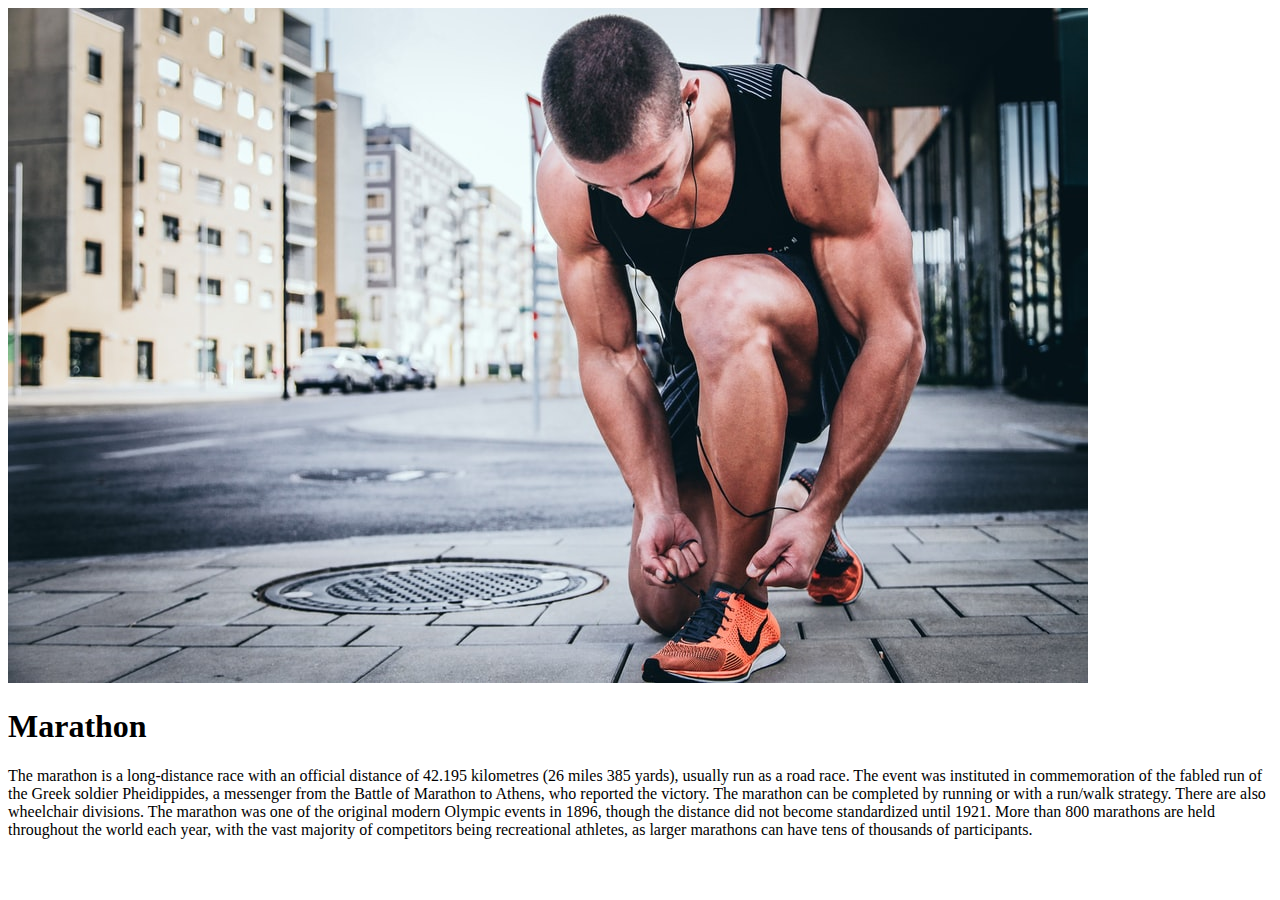
<file: ex01/src/img1.html>
<!DOCTYPE html>
<html>

<head>
    <div class="container">
        <a href="../images/img1.jpg"><img src="../images/img1.jpg"></a>
     <h1>Marathon</h1>
    <p1>The marathon is a long-distance race with an official distance of 42.195 kilometres (26 miles 385 yards), 
        usually run as a road race. The event was instituted in commemoration of the fabled 
        run of the Greek soldier Pheidippides, a messenger from the Battle of Marathon to Athens, 
        who reported the victory. The marathon can be completed by running or with a run/walk strategy. 
        There are also wheelchair divisions.<p1/>
    <p2>The marathon was one of the original modern Olympic events in 1896, 
    though the distance did not become standardized until 1921. More than 800 
    marathons are held throughout the world each year, with the vast majority 
    of competitors being recreational athletes, as larger marathons can have tens 
    of thousands of participants.</p2>
   </div>
</head>
</html>
</file>
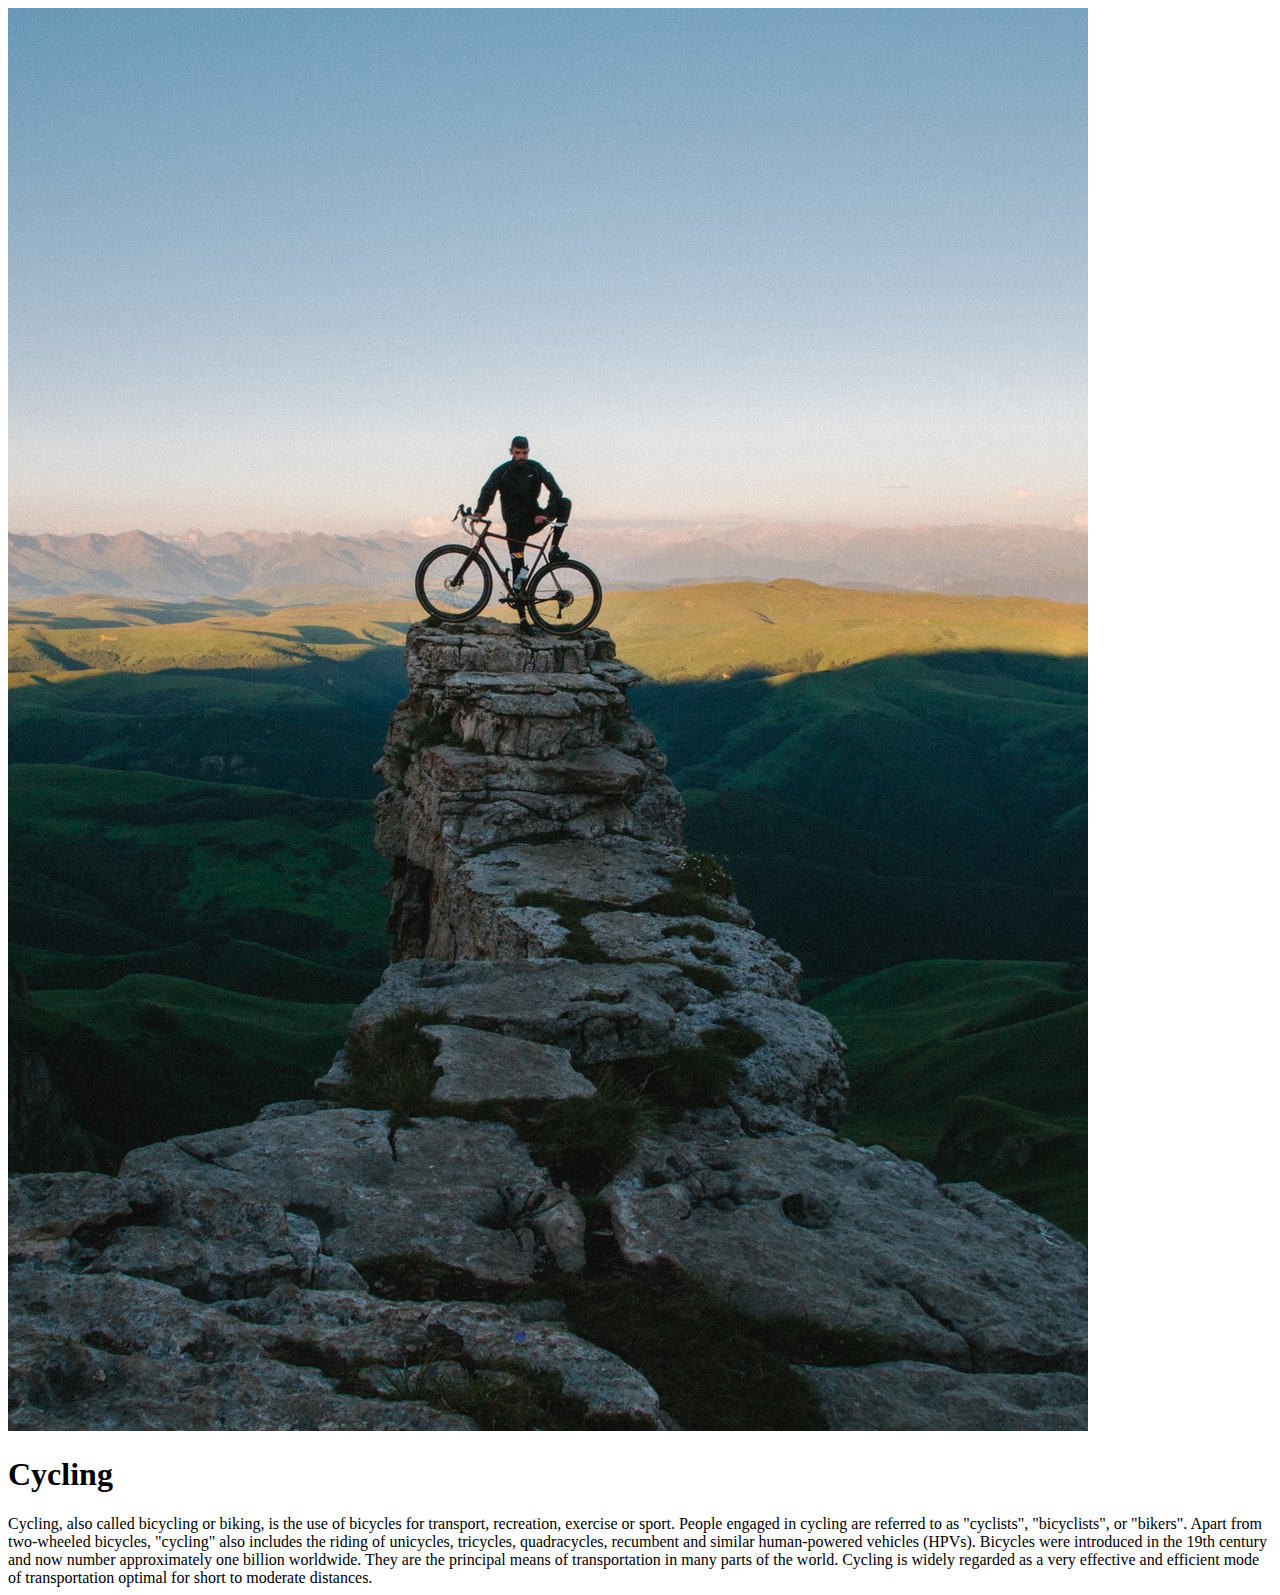
<file: ex01/src/img10.html>
<!DOCTYPE html>
<html>
<head>
    <div class="container">
        <a href="../images/img10.jpg"><img src="../images/img10.jpg"></a>
     <h1>Cycling</h1>
    <p1>Cycling, also called bicycling or biking, is the use of bicycles for transport, recreation, exercise or sport. People engaged in cycling are referred to as "cyclists", "bicyclists", or "bikers". Apart from two-wheeled bicycles, "cycling" also includes the riding of unicycles, tricycles, quadracycles, recumbent and similar human-powered vehicles (HPVs).<p1/>
    <p2>Bicycles were introduced in the 19th century and now number approximately one billion worldwide. They are the principal means of transportation in many parts of the world.

        Cycling is widely regarded as a very effective and efficient mode of transportation optimal for short to moderate distances.</p2>
   </div>
</head>
</html>
</file>
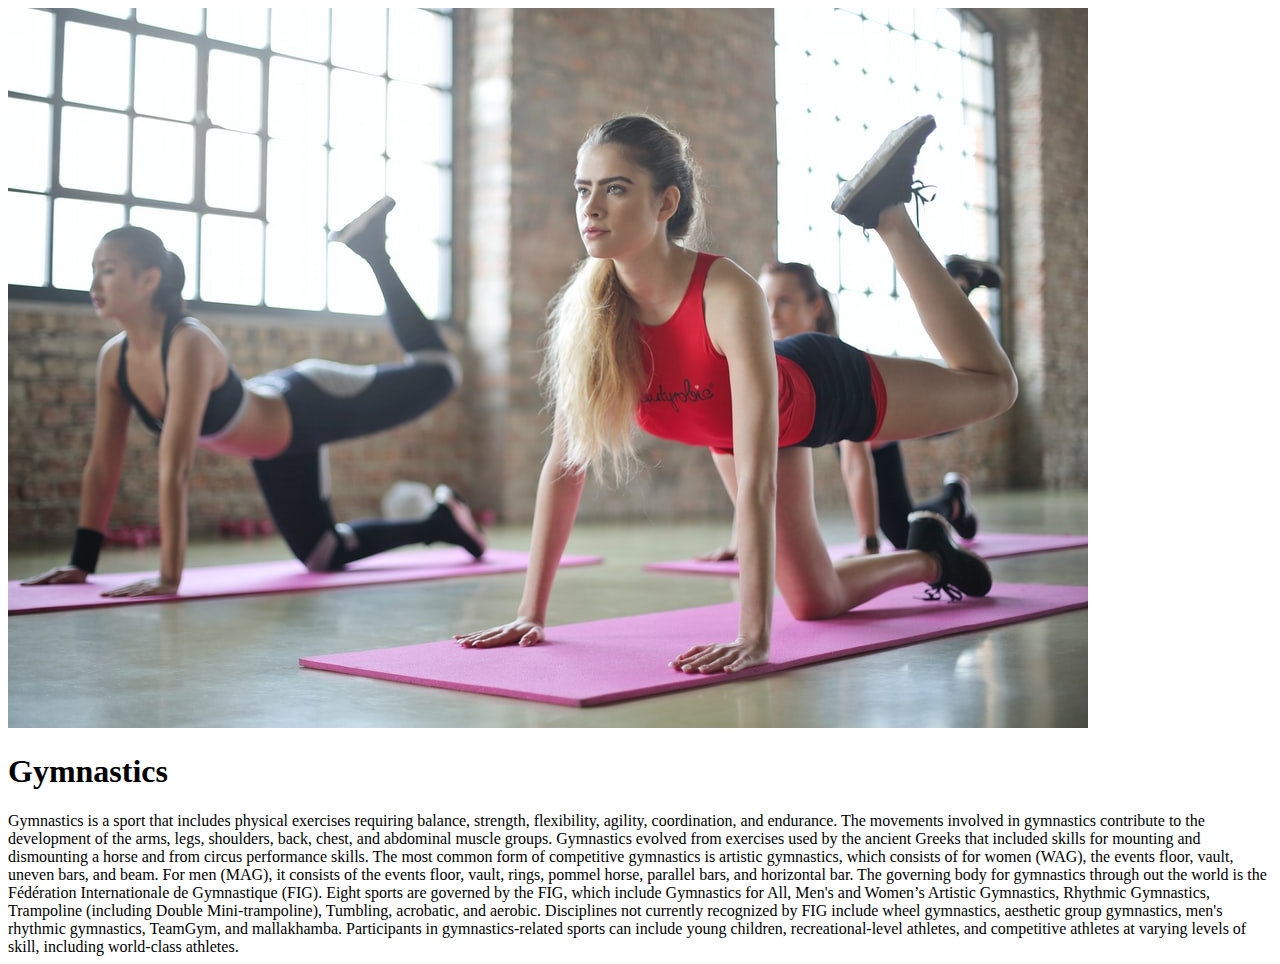
<file: ex01/src/img2.html>
<!DOCTYPE html>
<html>

<head>
    
    <div class="container">
        <a href="../images/img2.jpg"><img src="../images/img2.jpg"></a>
        <h1>Gymnastics</h1>
        <p1>Gymnastics is a sport that includes physical exercises requiring balance,
            strength, flexibility, agility, coordination, and endurance. The movements involved in gymnastics
            contribute to the development of the arms, legs, shoulders, back, chest, and abdominal muscle groups.
            Gymnastics evolved from exercises used by the ancient Greeks that included skills for mounting
            and dismounting a horse and from circus performance skills.

            The most common form of competitive gymnastics is artistic gymnastics, which consists of for women
            (WAG), the events floor, vault, uneven bars, and beam. For men (MAG), it consists of the events floor,
            vault, rings, pommel horse, parallel bars, and horizontal bar. The governing body for gymnastics
            through out the world is the Fédération Internationale de Gymnastique (FIG). Eight sports are
            governed by the FIG, which include Gymnastics for All, Men's and Women’s Artistic Gymnastics,
            Rhythmic Gymnastics, Trampoline (including Double Mini-trampoline), Tumbling, acrobatic, and aerobic.
            Disciplines not currently recognized by FIG include wheel gymnastics, aesthetic group gymnastics,
            men's rhythmic gymnastics, TeamGym, and mallakhamba.
            <p1 />
            <p2>Participants in gymnastics-related sports can include young children, recreational-level athletes,
                and competitive athletes at varying levels of skill, including world-class athletes.</p2>
    </div>

</head>

</html>
</file>
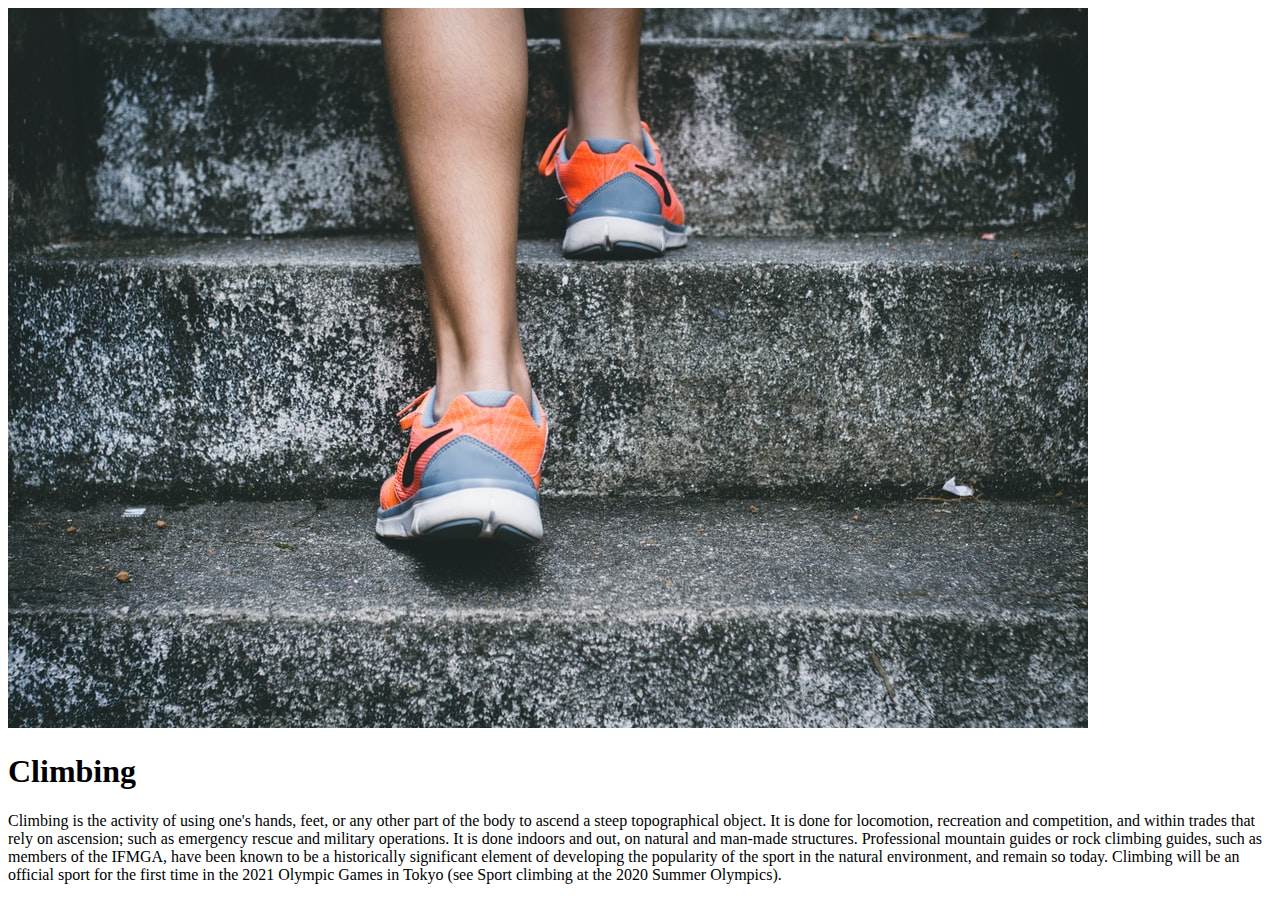
<file: ex01/src/img3.html>
<!DOCTYPE html>
<html>

<head>
    
    <div class="container">
        <a href="../images/img3.jpg"><img src="../images/img3.jpg"></a>
        <h1>Climbing</h1>
        <p1>Climbing is the activity of using one's hands, feet, or any other part of the body to ascend a steep topographical object. It is done for locomotion, recreation and competition, and within trades that rely on ascension; such as emergency rescue and military operations. It is done indoors and out, on natural and man-made structures.

            Professional mountain guides or rock climbing guides, such as members of the IFMGA, have been known to be a historically significant element of developing the popularity of the sport in the natural environment, and remain so today.
            <p1 />
            <p2>Climbing will be an official sport for the first time in the 2021 Olympic Games in Tokyo (see Sport climbing at the 2020 Summer Olympics).</p2>
    </div>

</head>

</html>
</file>
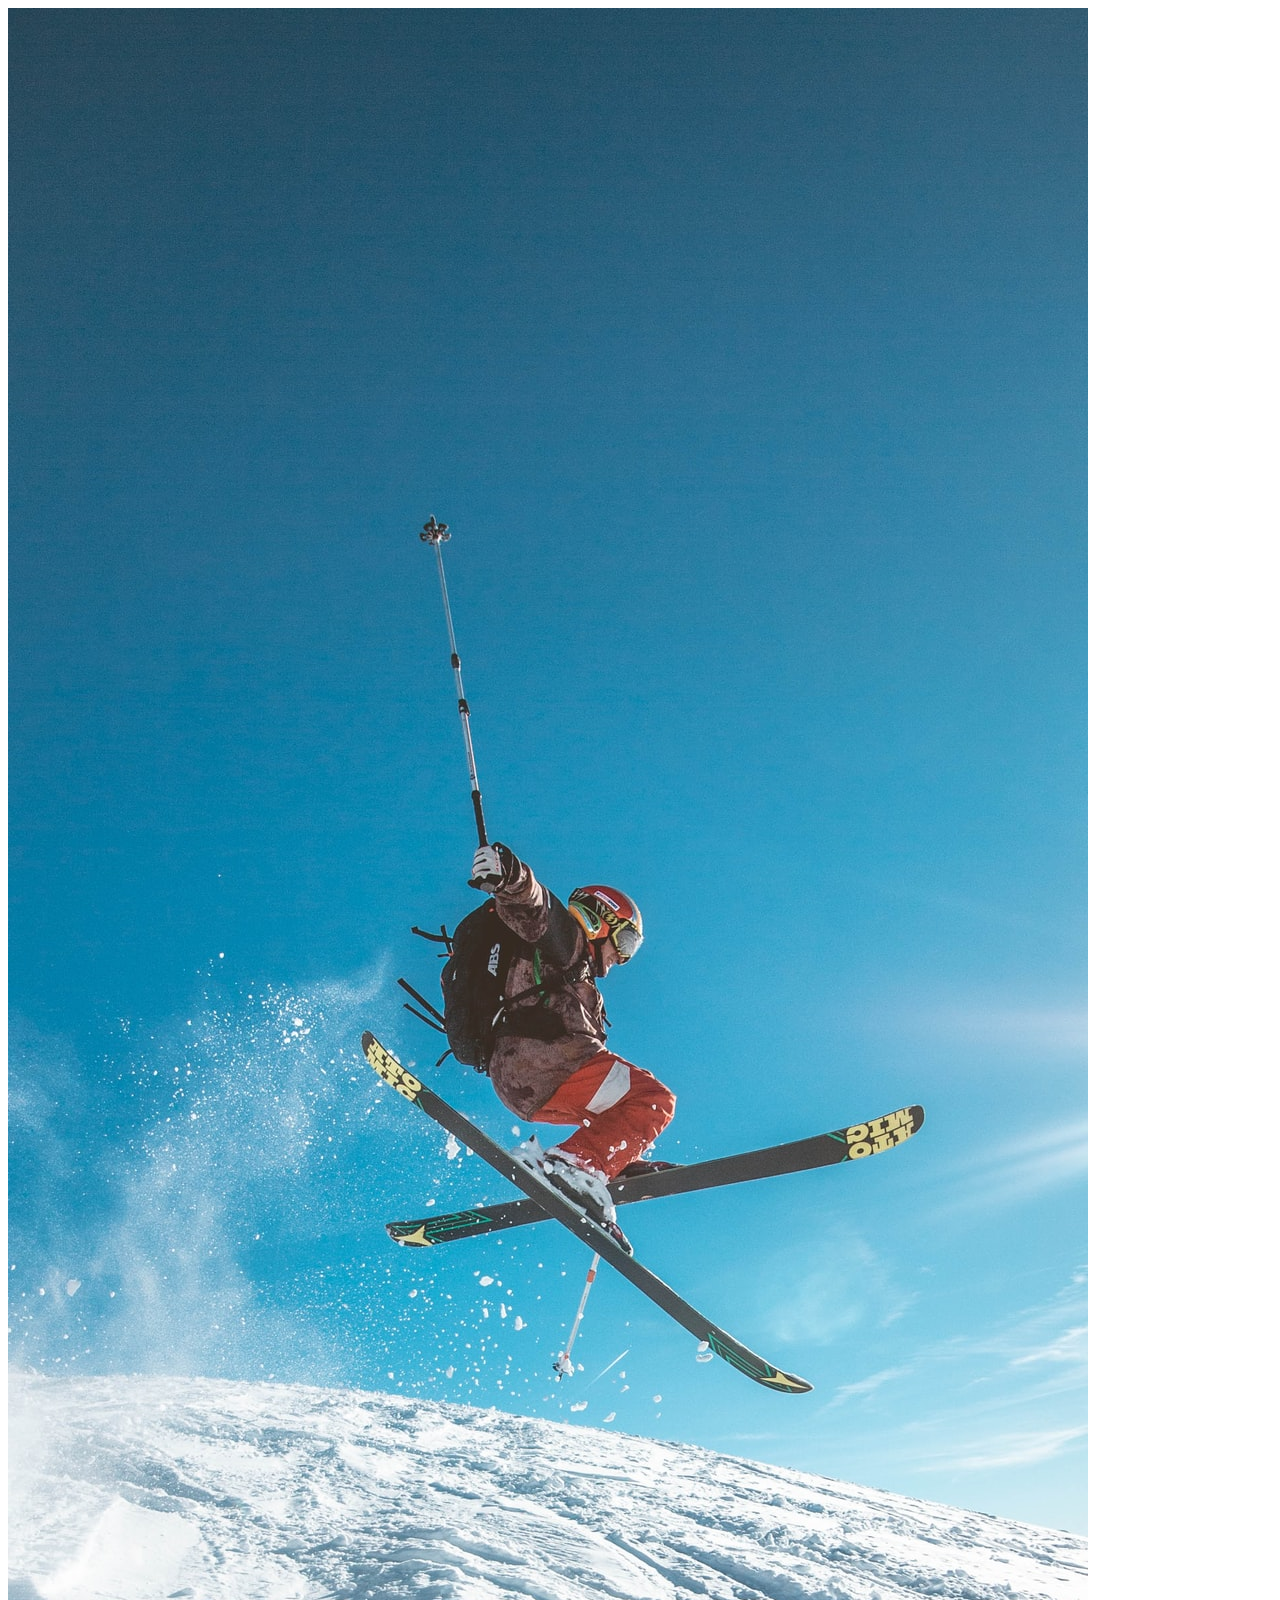
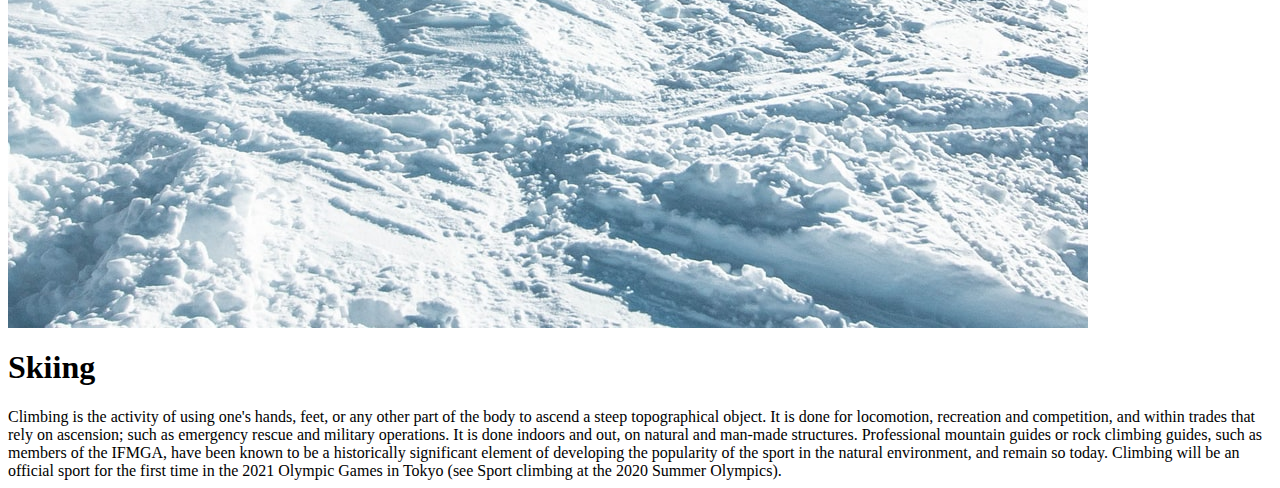
<file: ex01/src/img4.html>
<html>

<head>
    
    <div class="container">
        <a href="../images/img4.jpg"><img src="../images/img4.jpg"></a>
        <h1>Skiing</h1>
        <p1>Climbing is the activity of using one's hands, feet, or any other part of the body to ascend a steep topographical object. It is done for locomotion, recreation and competition, and within trades that rely on ascension; such as emergency rescue and military operations. It is done indoors and out, on natural and man-made structures.

            Professional mountain guides or rock climbing guides, such as members of the IFMGA, have been known to be a historically significant element of developing the popularity of the sport in the natural environment, and remain so today.
            <p1 />
            <p2>Climbing will be an official sport for the first time in the 2021 Olympic Games in Tokyo (see Sport climbing at the 2020 Summer Olympics).</p2>
    </div>

</head>

</html>
</file>
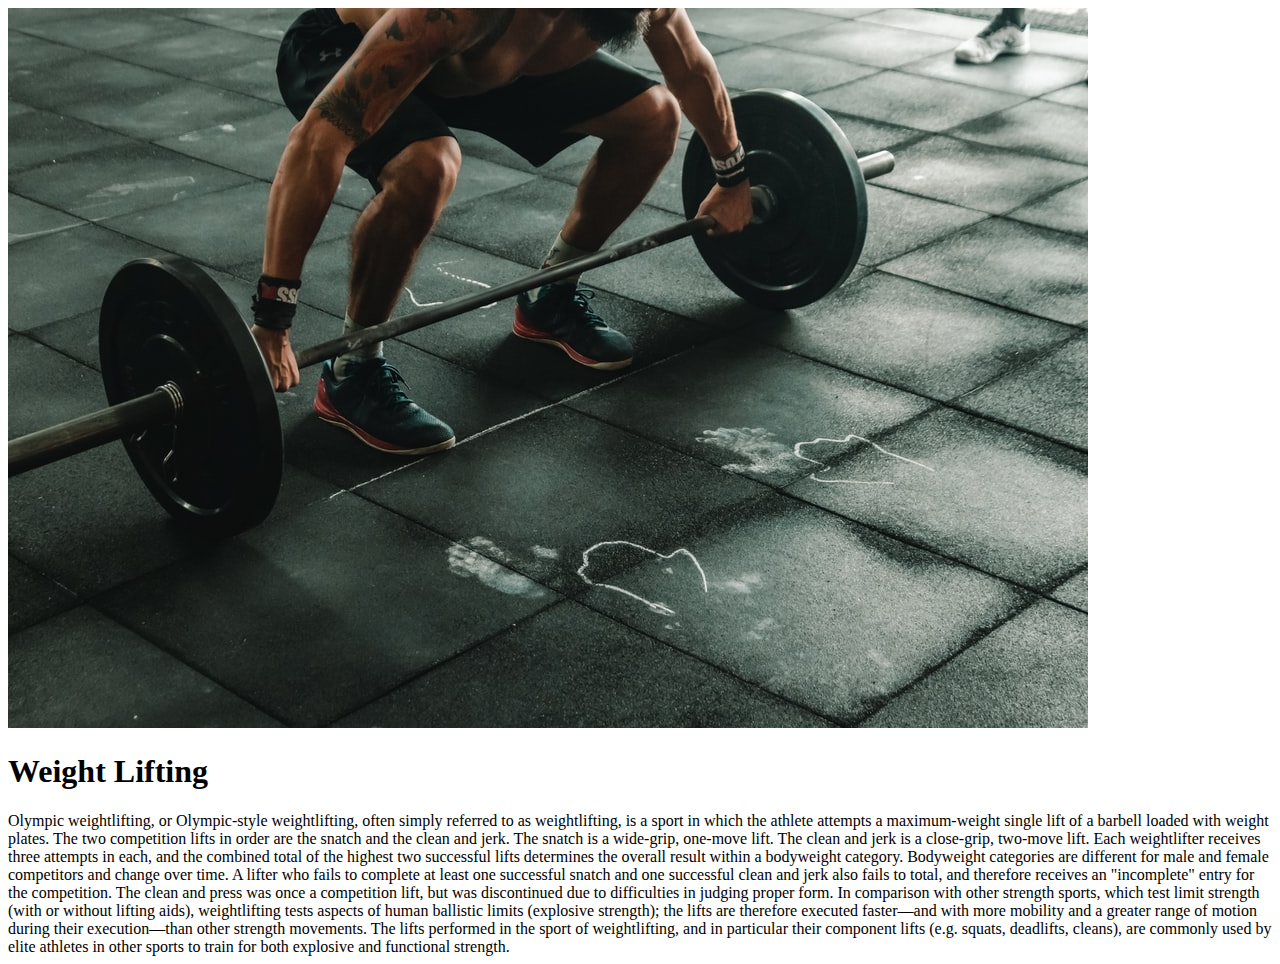
<file: ex01/src/img5.html>
<!DOCTYPE html>
<html>

<head>
    <div class="container">
        <a href="../images/img5.jpg"><img src="../images/img5.jpg"></a>
     <h1>Weight Lifting</h1>
    <p1>Olympic weightlifting, or Olympic-style weightlifting, often simply referred to as weightlifting, is a sport in which the athlete attempts a maximum-weight single lift of a barbell loaded with weight plates.

        The two competition lifts in order are the snatch and the clean and jerk. The snatch is a wide-grip, one-move lift. The clean and jerk is a close-grip, two-move lift. Each weightlifter receives three attempts in each, and the combined total of the highest two successful lifts determines the overall result within a bodyweight category. Bodyweight categories are different for male and female competitors and change over time. A lifter who fails to complete at least one successful snatch and one successful clean and jerk also fails to total, and therefore receives an "incomplete" entry for the competition. The clean and press was once a competition lift, but was discontinued due to difficulties in judging proper form.<p1/>
    <p2>In comparison with other strength sports, which test limit strength (with or without lifting aids), weightlifting tests aspects of human ballistic limits (explosive strength); the lifts are therefore executed faster—and with more mobility and a greater range of motion during their execution—than other strength movements.

        The lifts performed in the sport of weightlifting, and in particular their component lifts (e.g. squats, deadlifts, cleans), are commonly used by elite athletes in other sports to train for both explosive and functional strength.</p2>
   </div>
</head>
</html>
</file>
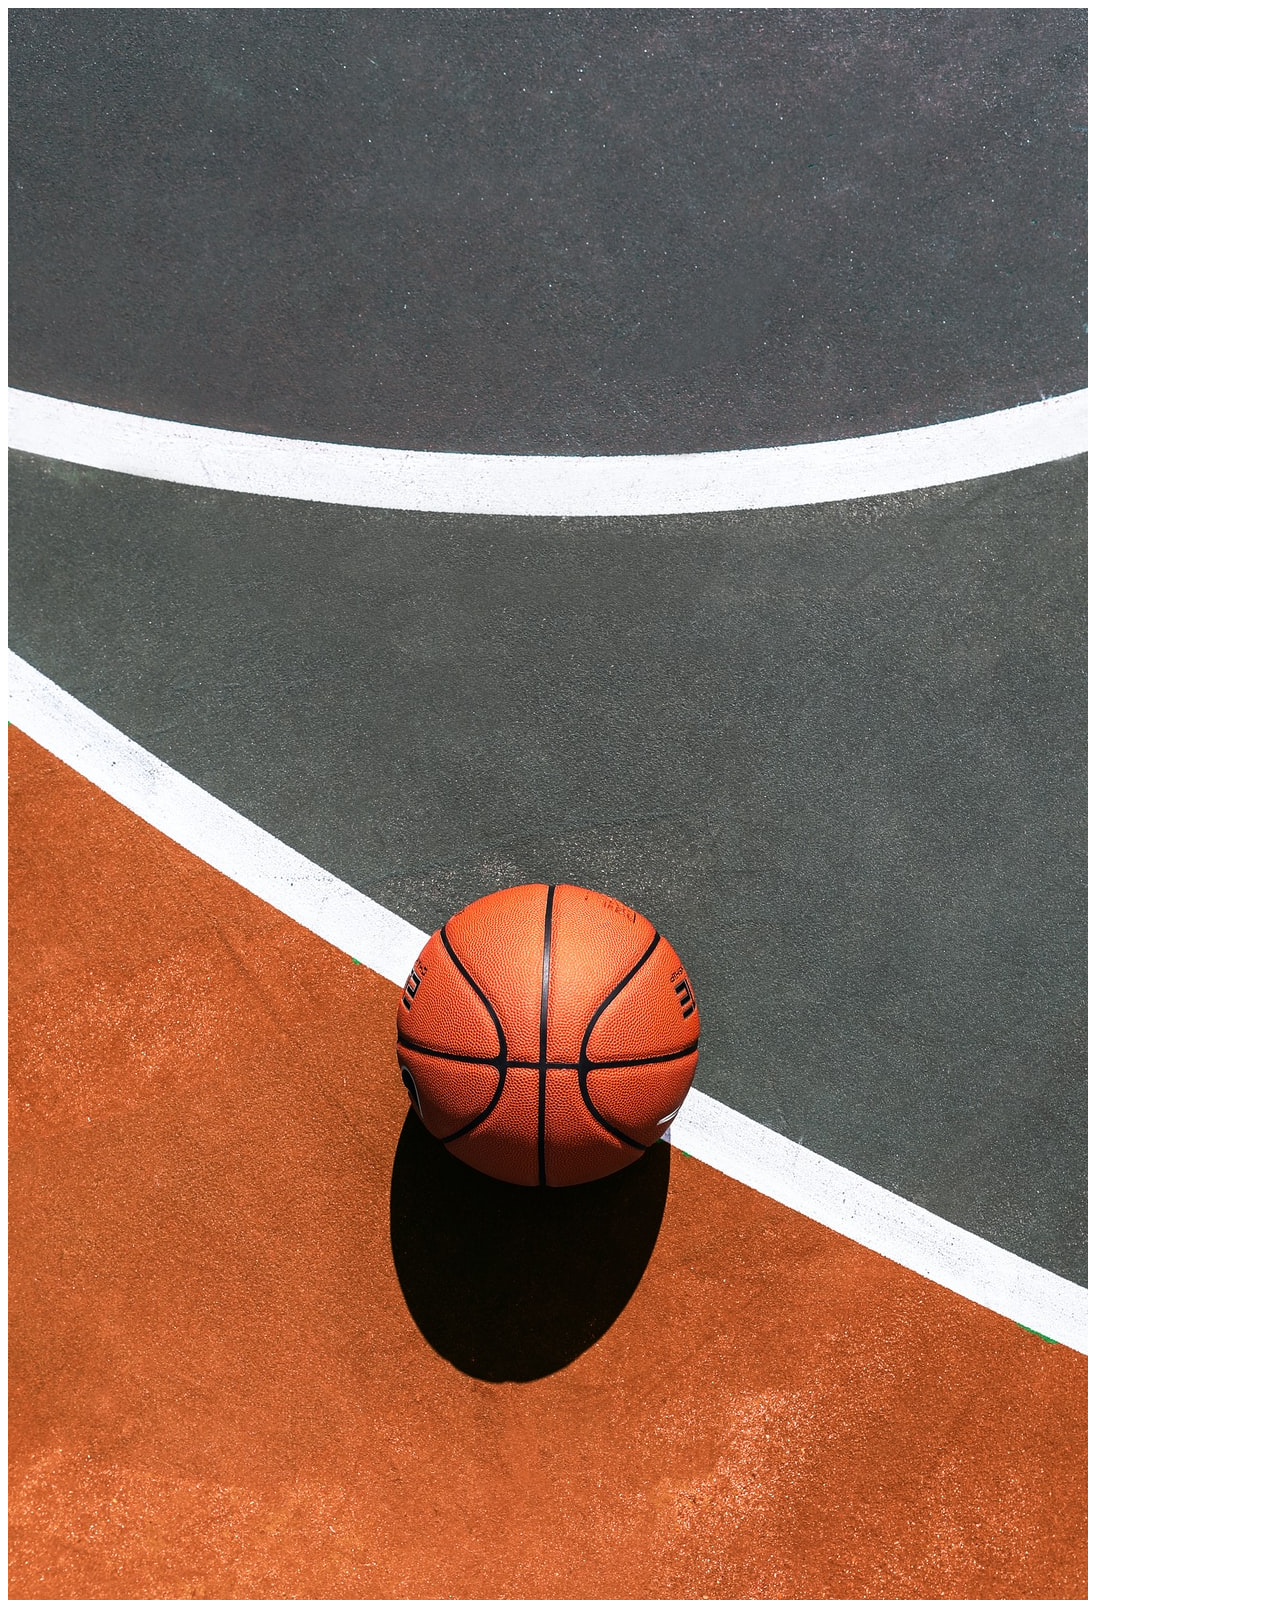
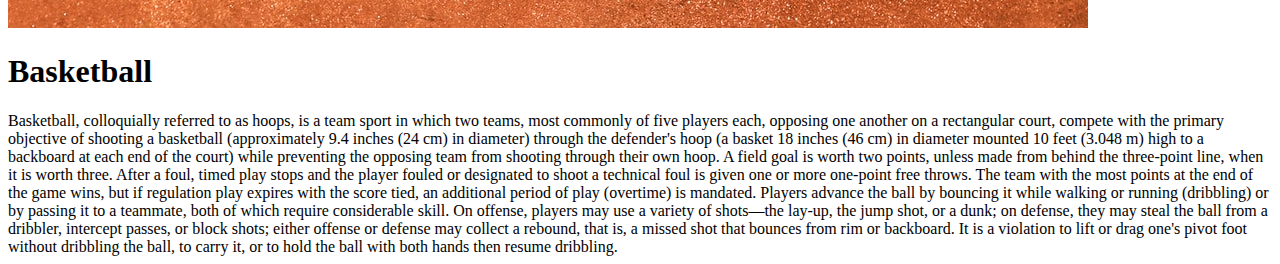
<file: ex01/src/img6.html>
<!DOCTYPE html>
<html>

<head>
    <div class="container">
        <a href="../images/img6.jpg"><img src="../images/img6.jpg"></a>
     <h1>Basketball</h1>
    <p1>Basketball, colloquially referred to as hoops, is a team sport in which two teams, most commonly of five players each, opposing one another on a rectangular court, compete with the primary objective of shooting a basketball (approximately 9.4 inches (24 cm) in diameter) through the defender's hoop (a basket 18 inches (46 cm) in diameter mounted 10 feet (3.048 m) high to a backboard at each end of the court) while preventing the opposing team from shooting through their own hoop. A field goal is worth two points, unless made from behind the three-point line, when it is worth three. After a foul, timed play stops and the player fouled or designated to shoot a technical foul is given one or more one-point free throws. The team with the most points at the end of the game wins, but if regulation play expires with the score tied, an additional period of play (overtime) is mandated.<p1/>
    <p2>Players advance the ball by bouncing it while walking or running (dribbling) or by passing it to a teammate, both of which require considerable skill. On offense, players may use a variety of shots—the lay-up, the jump shot, or a dunk; on defense, they may steal the ball from a dribbler, intercept passes, or block shots; either offense or defense may collect a rebound, that is, a missed shot that bounces from rim or backboard. It is a violation to lift or drag one's pivot foot without dribbling the ball, to carry it, or to hold the ball with both hands then resume dribbling.</p2>
   </div>
</head>
</html>
</file>
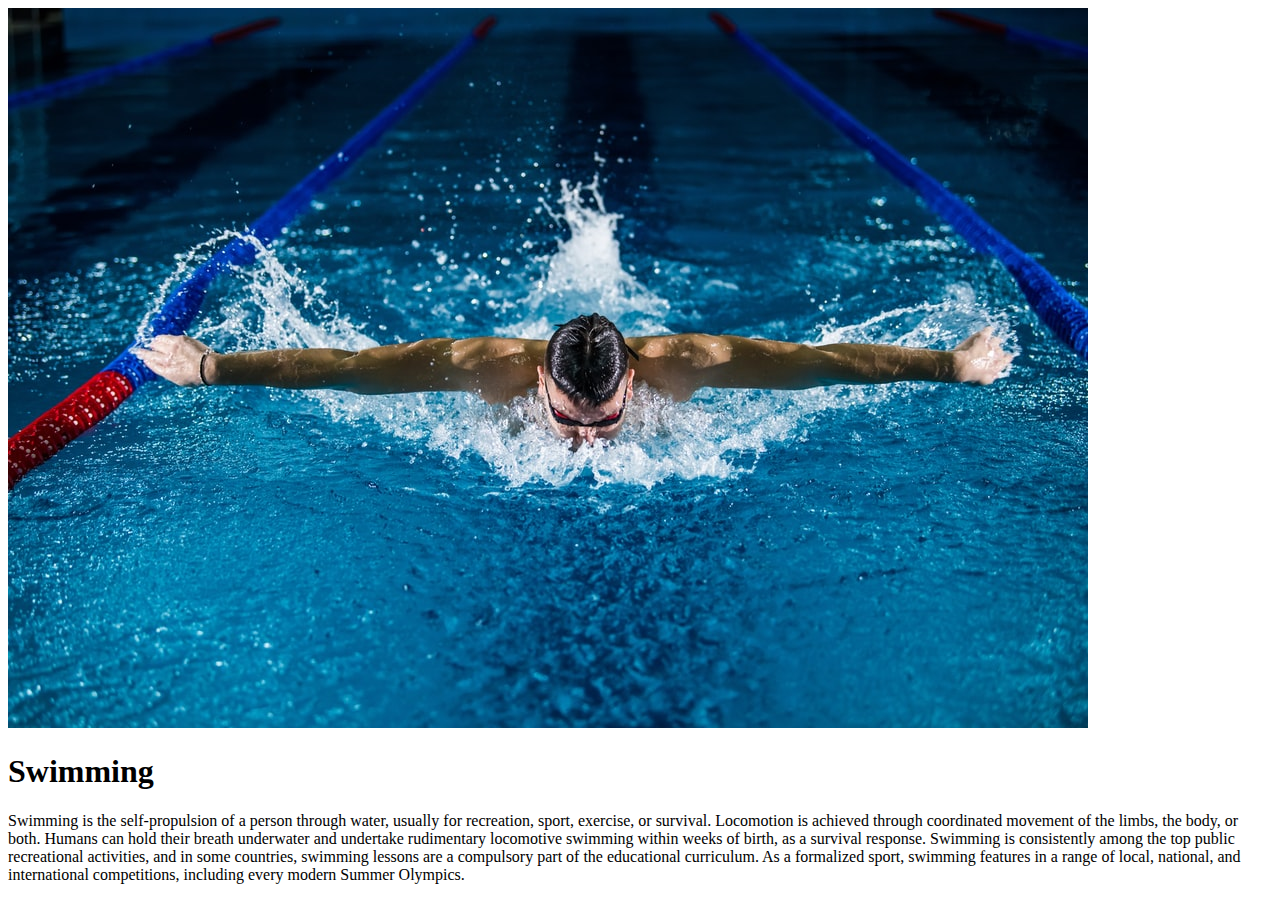
<file: ex01/src/img7.html>
<!DOCTYPE html>
<html>

<head>
    <div class="container">
        <a href="../images/img7.jpg"><img src="../images/img7.jpg"></a>
     <h1>Swimming</h1>
    <p1>Swimming is the self-propulsion of a person through water, usually for recreation, sport, exercise, or survival. Locomotion is achieved through coordinated movement of the limbs, the body, or both. Humans can hold their breath underwater and undertake rudimentary locomotive swimming within weeks of birth, as a survival response.<p1/>
    <p2>Swimming is consistently among the top public recreational activities, and in some countries, swimming lessons are a compulsory part of the educational curriculum. As a formalized sport, swimming features in a range of local, national, and international competitions, including every modern Summer Olympics.</p2>
   </div>
</head>
</html>
</file>
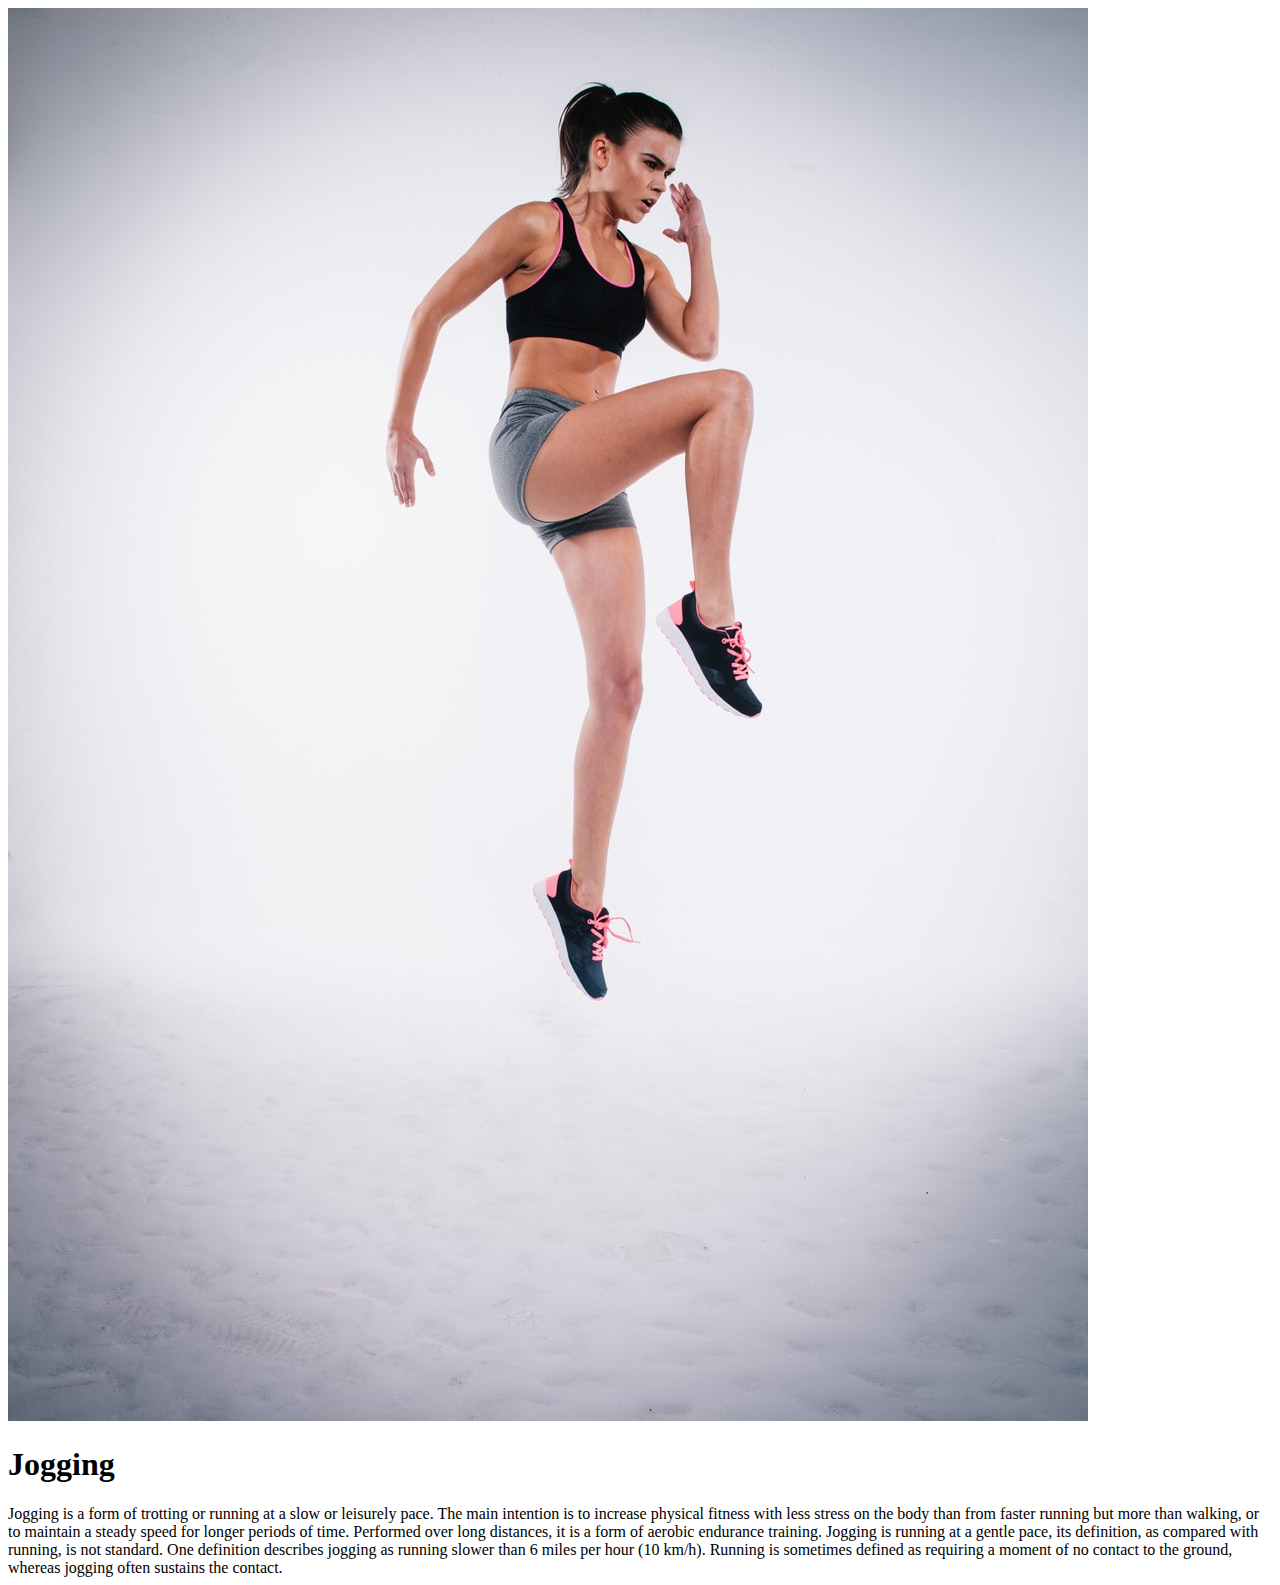
<file: ex01/src/img8.html>
<!DOCTYPE html>
<html>

<head>
    <div class="container">
        <a href="../images/img8.jpg"><img src="../images/img8.jpg"></a>
     <h1>Jogging</h1>
    <p1>Jogging is a form of trotting or running at a slow or leisurely pace. The main intention is to increase physical fitness with less stress on the body than from faster running but more than walking, or to maintain a steady speed for longer periods of time. Performed over long distances, it is a form of aerobic endurance training.<p1/>
    <p2>Jogging is running at a gentle pace, its definition, as compared with running, is not standard. One definition describes jogging as running slower than 6 miles per hour (10 km/h). Running is sometimes defined as requiring a moment of no contact to the ground, whereas jogging often sustains the contact.</p2>
   </div>
</head>
</html>
</file>
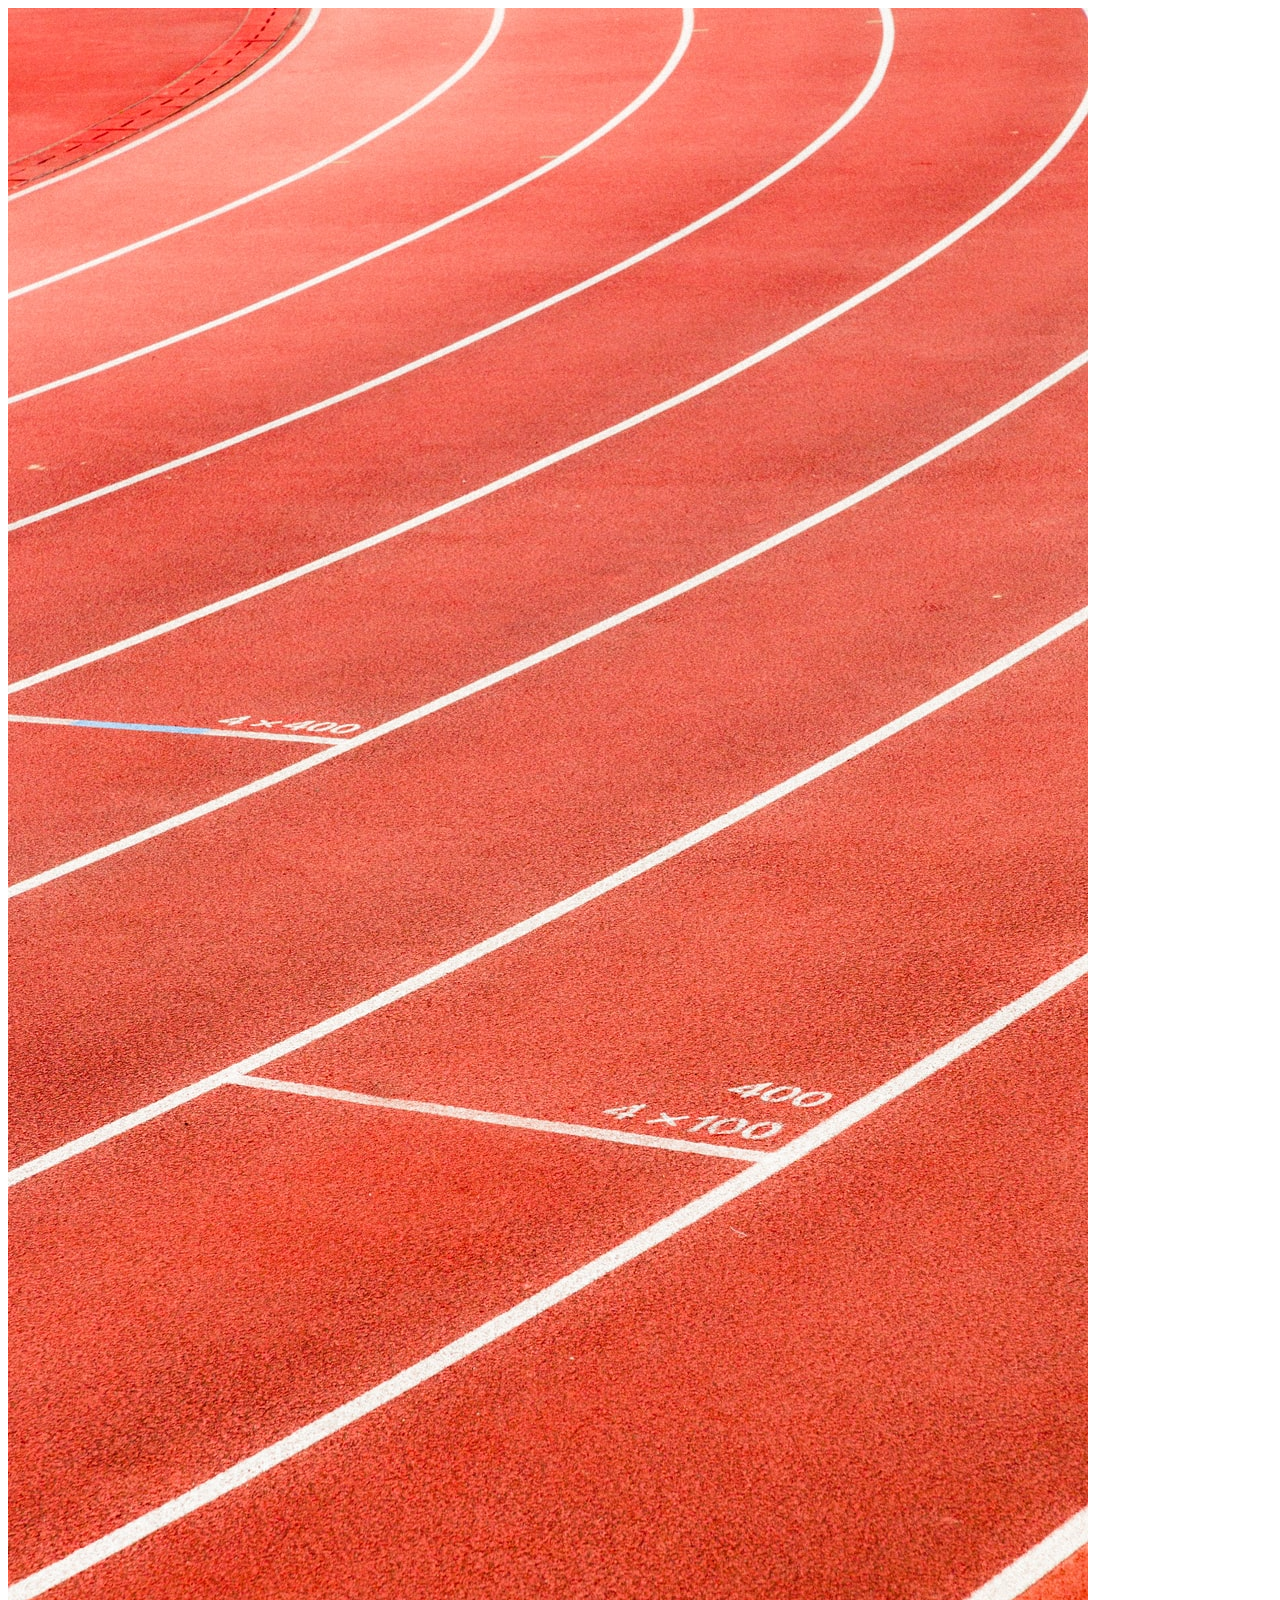
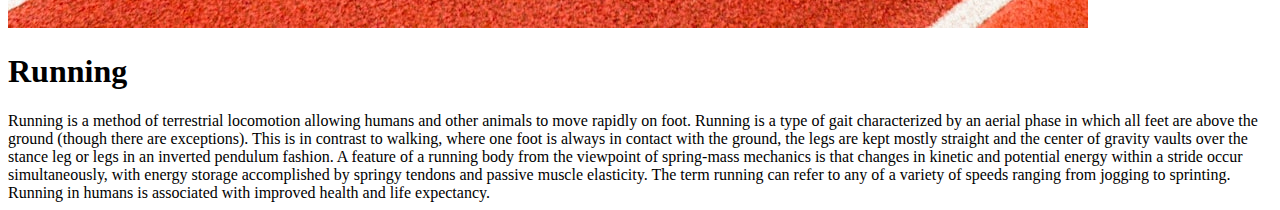
<file: ex01/src/img9.html>
<!DOCTYPE html>
<html>

<head>
    <div class="container">
        <a href="../images/img9.jpg"><img src="../images/img9.jpg"></a>
     <h1>Running</h1>
    <p1>Running is a method of terrestrial locomotion allowing humans and other animals to move rapidly on foot. Running is a type of gait characterized by an aerial phase in which all feet are above the ground (though there are exceptions). This is in contrast to walking, where one foot is always in contact with the ground, the legs are kept mostly straight and the center of gravity vaults over the stance leg or legs in an inverted pendulum fashion. A feature of a running body from the viewpoint of spring-mass mechanics is that changes in kinetic and potential energy within a stride occur simultaneously, with energy storage accomplished by springy tendons and passive muscle elasticity. The term running can refer to any of a variety of speeds ranging from jogging to sprinting.<p1/>
    <p2>Running in humans is associated with improved health and life expectancy.</p2>
   </div>
</head>
</html>
</file>
